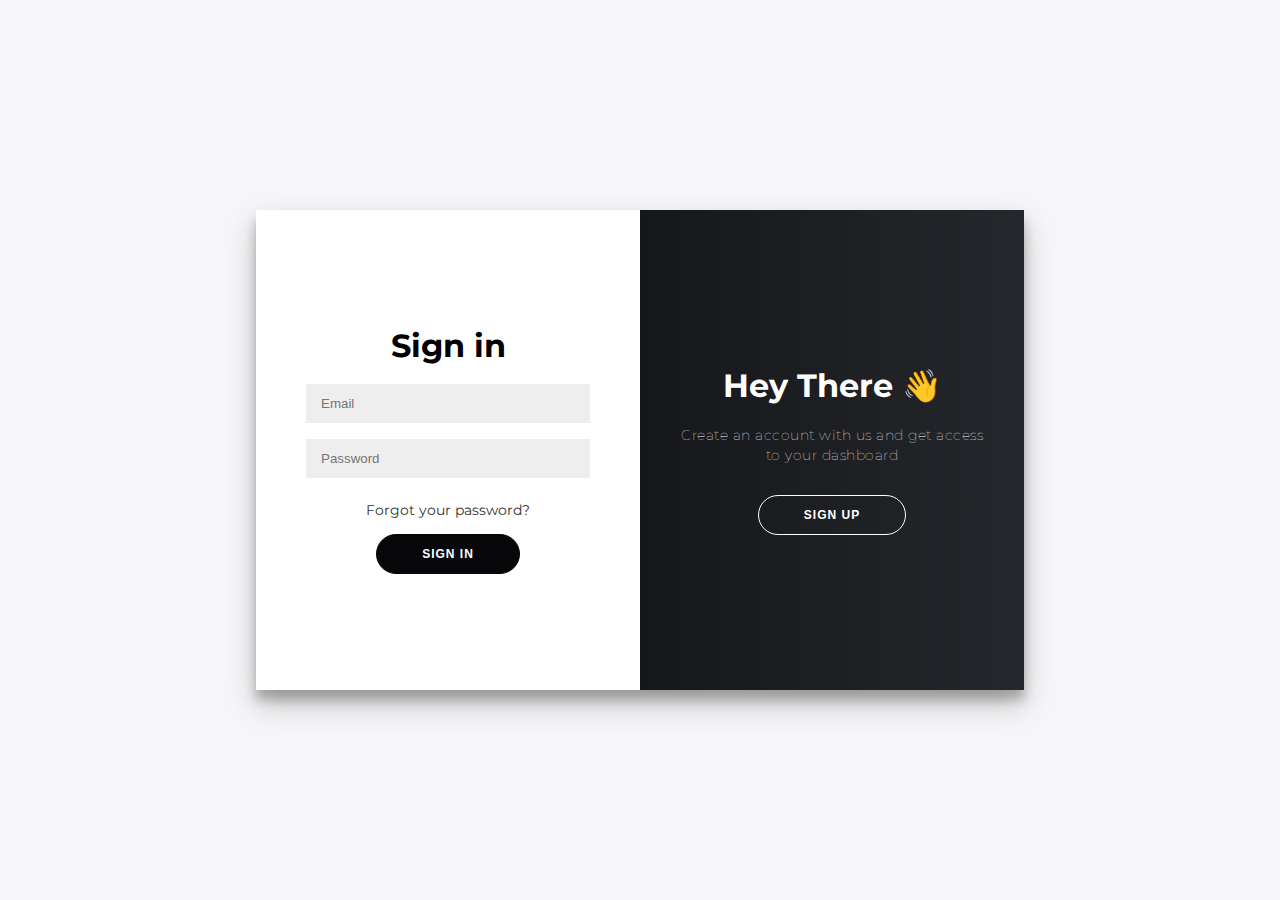
<file: Q8/index.html>
<!DOCTYPE html>
<html lang="en">

  <head>
    <meta charset="UTF-8">
    <meta http-equiv="X-UA-Compatible" content="IE=edge">
    <meta name="viewport" content="width=device-width, initial-scale=1.0">
    <title>SignInUp</title>
    <link rel="stylesheet" href="./style.css">
  </head>

  <body>
    <main class="container" id="container">
      <div class="form-container sign-up-container">
        <form action="#">
          <h1>Sign Up</h1>
          <input type="text" placeholder="Name" />
          <input type="email" placeholder="Email" />
          <input type="password" placeholder="Password" />
          <a href="#">You agree to T&C</a>
          <button>Sign Up</button>
        </form>
      </div>
      <div class="form-container sign-in-container">
        <form action="#">
          <h1>Sign in</h1>
          <input type="email" placeholder="Email" />
          <input type="password" placeholder="Password" />
          <a href="#">Forgot your password?</a>
          <button>Sign In</button>
        </form>
      </div>
      <div class="overlay-container">
        <div class="overlay">
          <div class="overlay-panel overlay-left">
            <h1>Already Have An Account? 👀</h1>
            <p>Sign in to access your dashboard</p>
            <button class="ghost" id="signIn">Sign In</button>
          </div>
          <div class="overlay-panel overlay-right">
            <h1>Hey There 👋</h1>
            <p>Create an account with us and get access to your dashboard</p>
            <button class="ghost" id="signUp">Sign Up</button>
          </div>
        </div>
      </div>
      </div>

      <script src="./script.js"></script>
  </body>

</html>
</file>
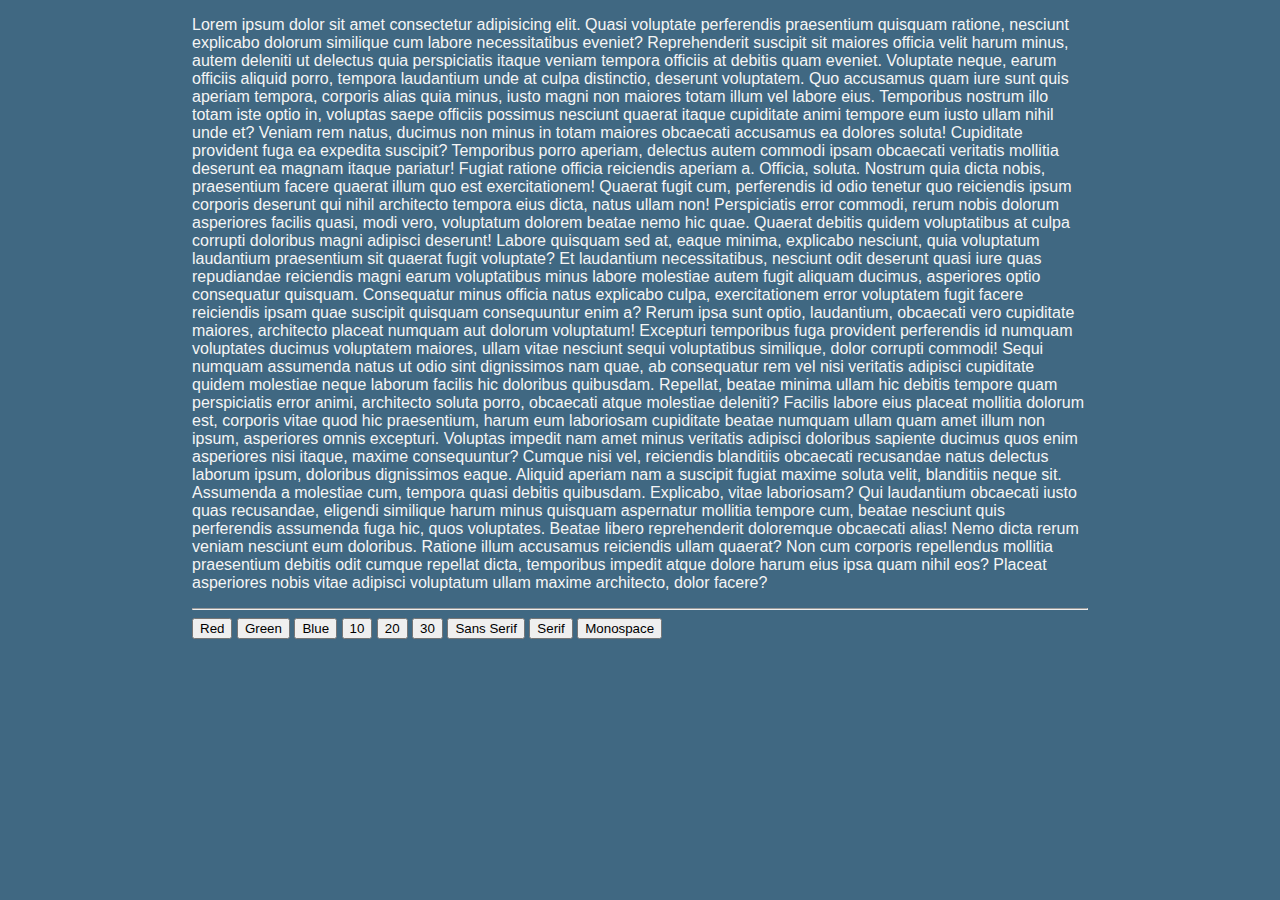
<file: 3×3 index.html>
<!DOCTYPE html>
<html lang="en">

<head>
        <meta charset="UTF-8">
        <meta http-equiv="X-UA-Compatible" content="IE=edge">
        <meta name="viewport" content="width=device-width, initial-scale=1.0">
        <title>3x3 Grid</title>
        <link rel="stylesheet" href="./style.css">
</head>

<body>
        <p>Lorem ipsum dolor sit amet consectetur adipisicing elit. Quasi voluptate perferendis praesentium quisquam
                ratione, nesciunt explicabo dolorum similique cum labore necessitatibus eveniet? Reprehenderit suscipit
                sit maiores officia velit harum minus, autem deleniti ut delectus quia perspiciatis itaque veniam
                tempora officiis at debitis quam eveniet. Voluptate neque, earum officiis aliquid porro, tempora
                laudantium unde at culpa distinctio, deserunt voluptatem. Quo accusamus quam iure sunt quis aperiam
                tempora, corporis alias quia minus, iusto magni non maiores totam illum vel labore eius. Temporibus
                nostrum illo totam iste optio in, voluptas saepe officiis possimus nesciunt quaerat itaque cupiditate
                animi tempore eum iusto ullam nihil unde et? Veniam rem natus, ducimus non minus in totam maiores
                obcaecati accusamus ea dolores soluta! Cupiditate provident fuga ea expedita suscipit? Temporibus porro
                aperiam, delectus autem commodi ipsam obcaecati veritatis mollitia deserunt ea magnam itaque pariatur!
                Fugiat ratione officia reiciendis aperiam a. Officia, soluta. Nostrum quia dicta nobis, praesentium
                facere quaerat illum quo est exercitationem! Quaerat fugit cum, perferendis id odio tenetur quo
                reiciendis ipsum corporis deserunt qui nihil architecto tempora eius dicta, natus ullam non!
                Perspiciatis error commodi, rerum nobis dolorum asperiores facilis quasi, modi vero, voluptatum dolorem
                beatae nemo hic quae. Quaerat debitis quidem voluptatibus at culpa corrupti doloribus magni adipisci
                deserunt! Labore quisquam sed at, eaque minima, explicabo nesciunt, quia voluptatum laudantium
                praesentium sit quaerat fugit voluptate? Et laudantium necessitatibus, nesciunt odit deserunt quasi iure
                quas repudiandae reiciendis magni earum voluptatibus minus labore molestiae autem fugit aliquam ducimus,
                asperiores optio consequatur quisquam. Consequatur minus officia natus explicabo culpa, exercitationem
                error voluptatem fugit facere reiciendis ipsam quae suscipit quisquam consequuntur enim a? Rerum ipsa
                sunt optio, laudantium, obcaecati vero cupiditate maiores, architecto placeat numquam aut dolorum
                voluptatum! Excepturi temporibus fuga provident perferendis id numquam voluptates ducimus voluptatem
                maiores, ullam vitae nesciunt sequi voluptatibus similique, dolor corrupti commodi! Sequi numquam
                assumenda natus ut odio sint dignissimos nam quae, ab consequatur rem vel nisi veritatis adipisci
                cupiditate quidem molestiae neque laborum facilis hic doloribus quibusdam. Repellat, beatae minima ullam
                hic debitis tempore quam perspiciatis error animi, architecto soluta porro, obcaecati atque molestiae
                deleniti? Facilis labore eius placeat mollitia dolorum est, corporis vitae quod hic praesentium, harum
                eum laboriosam cupiditate beatae numquam ullam quam amet illum non ipsum, asperiores omnis excepturi.
                Voluptas impedit nam amet minus veritatis adipisci doloribus sapiente ducimus quos enim asperiores nisi
                itaque, maxime consequuntur? Cumque nisi vel, reiciendis blanditiis obcaecati recusandae natus delectus
                laborum ipsum, doloribus dignissimos eaque. Aliquid aperiam nam a suscipit fugiat maxime soluta velit,
                blanditiis neque sit. Assumenda a molestiae cum, tempora quasi debitis quibusdam. Explicabo, vitae
                laboriosam? Qui laudantium obcaecati iusto quas recusandae, eligendi similique harum minus quisquam
                aspernatur mollitia tempore cum, beatae nesciunt quis perferendis assumenda fuga hic, quos voluptates.
                Beatae libero reprehenderit doloremque obcaecati alias! Nemo dicta rerum veniam nesciunt eum doloribus.
                Ratione illum accusamus reiciendis ullam quaerat? Non cum corporis repellendus mollitia praesentium
                debitis odit cumque repellat dicta, temporibus impedit atque dolore harum eius ipsa quam nihil eos?
                Placeat asperiores nobis vitae adipisci voluptatum ullam maxime architecto, dolor facere?</p>
        
                <hr>

        <main class="grid">
                <button id="c-red">Red</button>
                <button id="c-green">Green</button>
                <button id="c-blue">Blue</button>
                <button id="s-10">10</button>
                <button id="s-20">20</button>
                <button id="s-30">30</button>
                <button id="f-ss">Sans Serif</button>
                <button id="f-s">Serif</button>
                <button id="f-m">Monospace</button>
        </main>
        <script src="./script.js"></script>
</body>

</html>
</file>
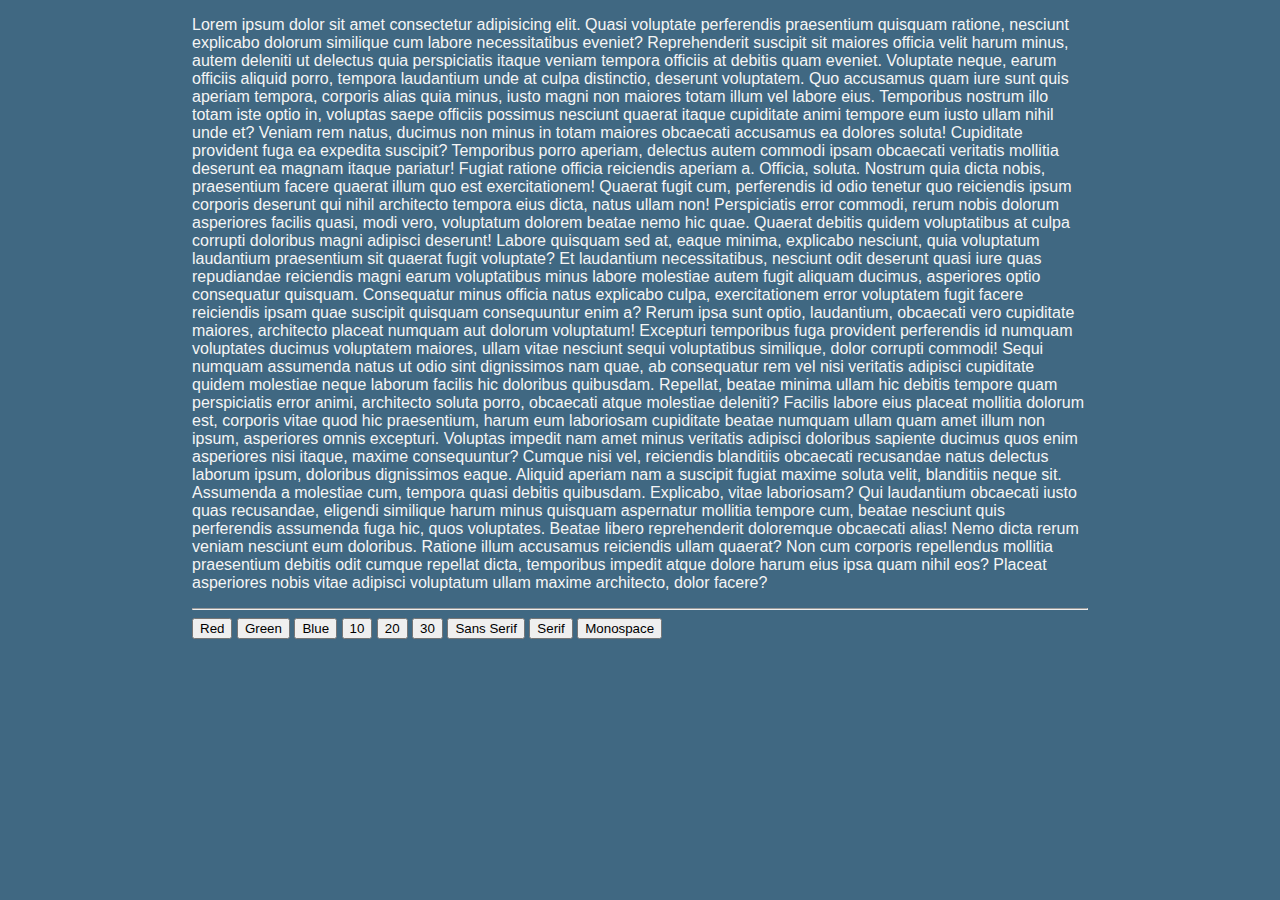
<file: index (4).html>
<!DOCTYPE html>
<html lang="en">

<head>
        <meta charset="UTF-8">
        <meta http-equiv="X-UA-Compatible" content="IE=edge">
        <meta name="viewport" content="width=device-width, initial-scale=1.0">
        <title>3x3 Grid</title>
        <link rel="stylesheet" href="./style.css">
</head>

<body>
        <p>Lorem ipsum dolor sit amet consectetur adipisicing elit. Quasi voluptate perferendis praesentium quisquam
                ratione, nesciunt explicabo dolorum similique cum labore necessitatibus eveniet? Reprehenderit suscipit
                sit maiores officia velit harum minus, autem deleniti ut delectus quia perspiciatis itaque veniam
                tempora officiis at debitis quam eveniet. Voluptate neque, earum officiis aliquid porro, tempora
                laudantium unde at culpa distinctio, deserunt voluptatem. Quo accusamus quam iure sunt quis aperiam
                tempora, corporis alias quia minus, iusto magni non maiores totam illum vel labore eius. Temporibus
                nostrum illo totam iste optio in, voluptas saepe officiis possimus nesciunt quaerat itaque cupiditate
                animi tempore eum iusto ullam nihil unde et? Veniam rem natus, ducimus non minus in totam maiores
                obcaecati accusamus ea dolores soluta! Cupiditate provident fuga ea expedita suscipit? Temporibus porro
                aperiam, delectus autem commodi ipsam obcaecati veritatis mollitia deserunt ea magnam itaque pariatur!
                Fugiat ratione officia reiciendis aperiam a. Officia, soluta. Nostrum quia dicta nobis, praesentium
                facere quaerat illum quo est exercitationem! Quaerat fugit cum, perferendis id odio tenetur quo
                reiciendis ipsum corporis deserunt qui nihil architecto tempora eius dicta, natus ullam non!
                Perspiciatis error commodi, rerum nobis dolorum asperiores facilis quasi, modi vero, voluptatum dolorem
                beatae nemo hic quae. Quaerat debitis quidem voluptatibus at culpa corrupti doloribus magni adipisci
                deserunt! Labore quisquam sed at, eaque minima, explicabo nesciunt, quia voluptatum laudantium
                praesentium sit quaerat fugit voluptate? Et laudantium necessitatibus, nesciunt odit deserunt quasi iure
                quas repudiandae reiciendis magni earum voluptatibus minus labore molestiae autem fugit aliquam ducimus,
                asperiores optio consequatur quisquam. Consequatur minus officia natus explicabo culpa, exercitationem
                error voluptatem fugit facere reiciendis ipsam quae suscipit quisquam consequuntur enim a? Rerum ipsa
                sunt optio, laudantium, obcaecati vero cupiditate maiores, architecto placeat numquam aut dolorum
                voluptatum! Excepturi temporibus fuga provident perferendis id numquam voluptates ducimus voluptatem
                maiores, ullam vitae nesciunt sequi voluptatibus similique, dolor corrupti commodi! Sequi numquam
                assumenda natus ut odio sint dignissimos nam quae, ab consequatur rem vel nisi veritatis adipisci
                cupiditate quidem molestiae neque laborum facilis hic doloribus quibusdam. Repellat, beatae minima ullam
                hic debitis tempore quam perspiciatis error animi, architecto soluta porro, obcaecati atque molestiae
                deleniti? Facilis labore eius placeat mollitia dolorum est, corporis vitae quod hic praesentium, harum
                eum laboriosam cupiditate beatae numquam ullam quam amet illum non ipsum, asperiores omnis excepturi.
                Voluptas impedit nam amet minus veritatis adipisci doloribus sapiente ducimus quos enim asperiores nisi
                itaque, maxime consequuntur? Cumque nisi vel, reiciendis blanditiis obcaecati recusandae natus delectus
                laborum ipsum, doloribus dignissimos eaque. Aliquid aperiam nam a suscipit fugiat maxime soluta velit,
                blanditiis neque sit. Assumenda a molestiae cum, tempora quasi debitis quibusdam. Explicabo, vitae
                laboriosam? Qui laudantium obcaecati iusto quas recusandae, eligendi similique harum minus quisquam
                aspernatur mollitia tempore cum, beatae nesciunt quis perferendis assumenda fuga hic, quos voluptates.
                Beatae libero reprehenderit doloremque obcaecati alias! Nemo dicta rerum veniam nesciunt eum doloribus.
                Ratione illum accusamus reiciendis ullam quaerat? Non cum corporis repellendus mollitia praesentium
                debitis odit cumque repellat dicta, temporibus impedit atque dolore harum eius ipsa quam nihil eos?
                Placeat asperiores nobis vitae adipisci voluptatum ullam maxime architecto, dolor facere?</p>
        
                <hr>

        <main class="grid">
                <button id="c-red">Red</button>
                <button id="c-green">Green</button>
                <button id="c-blue">Blue</button>
                <button id="s-10">10</button>
                <button id="s-20">20</button>
                <button id="s-30">30</button>
                <button id="f-ss">Sans Serif</button>
                <button id="f-s">Serif</button>
                <button id="f-m">Monospace</button>
        </main>
        <script src="./script.js"></script>
</body>

</html>
</file>
<file: Q8/style.css>
@import url('https://fonts.googleapis.com/css?family=Montserrat:400,800');

* {
	box-sizing: border-box;
}

body {
	background: #f6f5f7;
	display: flex;
	justify-content: center;
	align-items: center;
	flex-direction: column;
	font-family: 'Montserrat', sans-serif;
	height: 100vh;
	margin: 0;
	padding: 0;
}

h1 {
	font-weight: bold;
	margin: 0;
}

h2 {
	text-align: center;
}

p {
	font-size: 14px;
	font-weight: 100;
	line-height: 20px;
	letter-spacing: 0.5px;
	margin: 20px 0 30px;
}

span {
	font-size: 12px;
}

a {
	color: #333;
	font-size: 14px;
	text-decoration: none;
	margin: 15px 0;
}

button {
	border-radius: 20px;
	border: 1px solid #07070A;
	background-color: #07070A;
	color: #ffffff;
	font-size: 12px;
	font-weight: bold;
	padding: 12px 45px;
	letter-spacing: 1px;
	text-transform: uppercase;
	transition: transform 80ms ease-in;
}

button:active {
	transform: scale(0.95);
}

button:focus {
	outline: none;
}

button.ghost {
	background-color: transparent;
	border-color: #ffffff;
}

form {
	background-color: #ffffff;
	display: flex;
	align-items: center;
	justify-content: center;
	flex-direction: column;
	padding: 0 50px;
	height: 100%;
	text-align: center;
}

form h1 {
	margin-bottom: 0.33em;
}

input {
	background-color: #eee;
	border: none;
	padding: 12px 15px;
	margin: 8px 0;
	width: 100%;
}

.container {
	background-color: #fff;
	box-shadow: 0 14px 28px rgba(0,0,0,0.22), 0 10px 10px rgba(0,0,0,0.22);
	position: relative;
	overflow: hidden;
	width: 768px;
	max-width: 100%;
	min-height: 480px;
}

.form-container {
	position: absolute;
	top: 0;
	height: 100%;
	transition: all 0.6s ease-in-out;
}

.sign-in-container {
	left: 0;
	width: 50%;
	z-index: 2;
}

.container.right-panel-active .sign-in-container {
	transform: translateX(100%);
}

.sign-up-container {
	left: 0;
	width: 50%;
	opacity: 0;
	z-index: 1;
}

.container.right-panel-active .sign-up-container {
	transform: translateX(100%);
	opacity: 1;
	z-index: 5;
	animation: show 0.6s;
}

@keyframes show {
	0%, 49.99% {
		opacity: 0;
		z-index: 1;
	}
	
	50%, 100% {
		opacity: 1;
		z-index: 5;
	}
}

.overlay-container {
	position: absolute;
	top: 0;
	left: 50%;
	width: 50%;
	height: 100%;
	overflow: hidden;
	transition: transform 0.6s ease-in-out;
	z-index: 100;
}

.container.right-panel-active .overlay-container{
	transform: translateX(-100%);
}

.overlay {
	background: #24272B;
	background: linear-gradient(to right, #07070A, #24272B);
	background-repeat: no-repeat;
	background-size: cover;
	background-position: 0 0;
	color: #ffffff;
	position: relative;
	left: -100%;
	height: 100%;
	width: 200%;
	transform: translateX(0);
	transition: transform 0.6s ease-in-out;
}

.container.right-panel-active .overlay {
	transform: translateX(50%);
}

.overlay-panel {
	position: absolute;
	display: flex;
	align-items: center;
	justify-content: center;
	flex-direction: column;
	padding: 0 40px;
	text-align: center;
	top: 0;
	height: 100%;
	width: 50%;
	transform: translateX(0);
	transition: transform 0.6s ease-in-out;
}

.overlay-left {
	transform: translateX(-20%);
}

.container.right-panel-active .overlay-left {
	transform: translateX(0);
}

.overlay-right {
	right: 0;
	transform: translateX(0);
}

.container.right-panel-active .overlay-right {
	transform: translateX(20%);
}

.social-container {
	margin: 20px 0;
}

.social-container a {
	border: 1px solid #DDDDDD;
	border-radius: 50%;
	display: inline-flex;
	justify-content: center;
	align-items: center;
	margin: 0 5px;
	height: 40px;
	width: 40px;
}

footer {
    background-color: #222;
    color: #fff;
    font-size: 14px;
    bottom: 0;
    position: fixed;
    left: 0;
    right: 0;
    text-align: center;
    z-index: 999;
}

footer p {
    margin: 10px 0;
}

footer i {
    color: red;
}

footer a {
    color: #3c97bf;
    text-decoration: none;
}
</file>
<file: style.css>
/*
font-family: 'Allura', cursive;
font-family: 'Merriweather', serif;
font-family: 'Montserrat', sans-serif;
font-family: 'Tangerine', cursive;
font-family: 'Ubuntu', sans-serif;
*/

body{
        font-family: 'Montserrat', sans-serif;
        background-color: #406882;
        color: whitesmoke;
        margin: 0 auto;
        width: 70%;
        align-items: center;
}

#logo{
        width: 100px;
        height: 100px;
        border-radius: 50%;
}

.head>h1{
        float: right;
        text-align: left;
        position: absolute;
        top: 0.9rem;
        left: 26rem;
        font-size: 3rem;
}

h2{
        font-size: 2.5rem;
}

h3{
        font-size: 2rem;
}

form{
        margin: 2rem 2rem 2rem 0;
        background-color: #5d849e;
        padding: 4rem;
}

#typeLabel{
        margin: 1rem 1rem 1rem 0;
        font-size: 1.7rem;
}


.input{
        width: 30%;
        height: 2rem;
        margin: 2rem 2rem 2rem 0;
        background: #ffffff;
        outline: none;
        color: #064663;
        border: none;
        border-radius: 40px;
}

input{
        padding: 1rem 2rem;
}

#submit,#reset{
        padding: 1.2rem 3.5rem;
        margin: 2rem 1.7rem 2rem 1rem;
        border: none;
        border-radius: 40px;
        font-size: 1rem;
        font-weight: 600;
}

#submit{
        background: #4FD3C4;
        transition: all 0.2s ease-in-out;
}
#submit:hover{
        cursor: pointer;
        background: #77e7da;
}

#reset{
        background: #D3DEDC;
        transition: all 0.2s ease-in-out;
}
#reset:hover{
        cursor: pointer;
        background: #dedfde;
}
</file>
